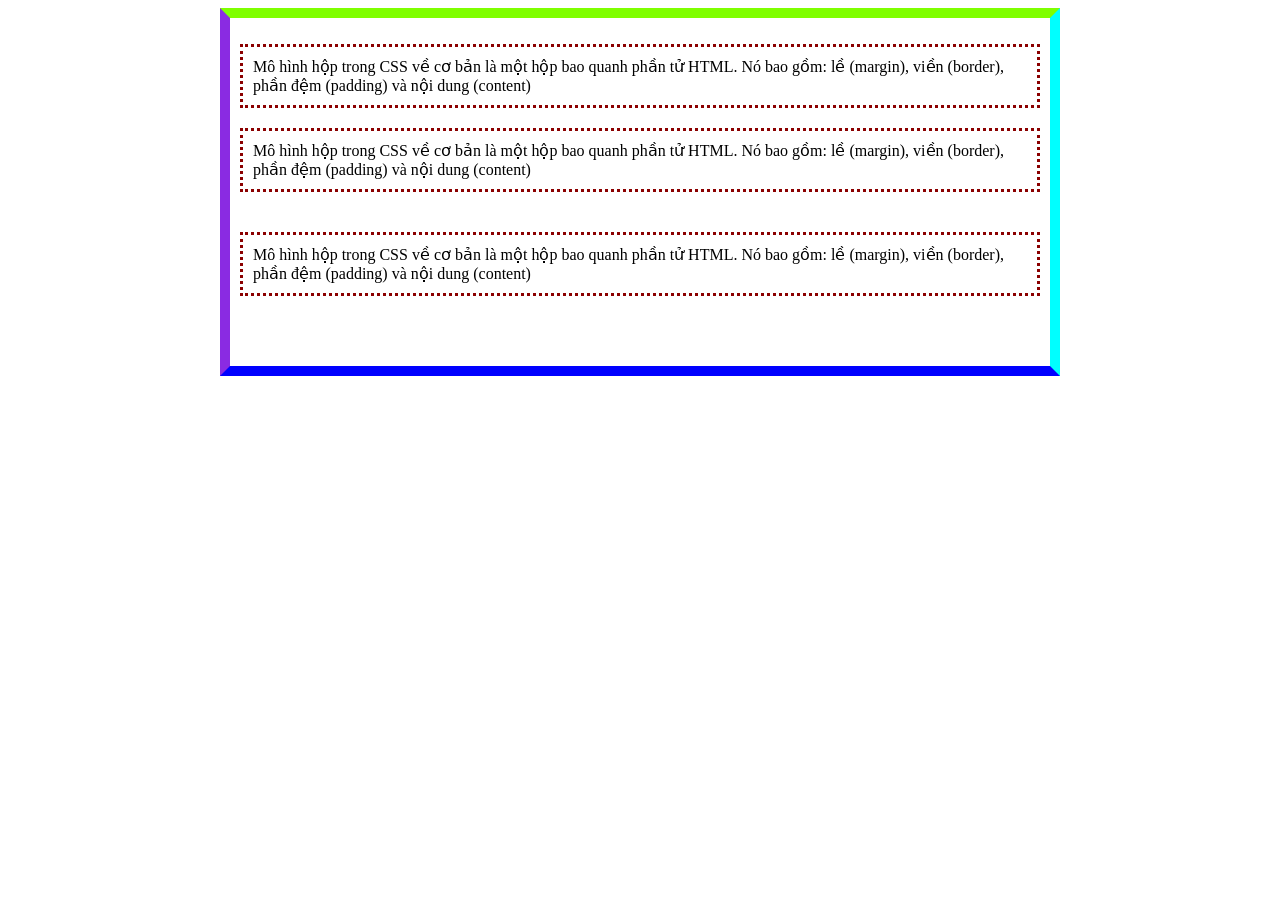
<file: Bai32/index.html>
<!DOCTYPE html>
<html lang="vi">
<head>
  <meta charset="UTF-8">
  <title>Thực hành Box Model</title>
  <style>
    /* Bước 2: Định dạng cho khung div cha .boxmodel */
    .boxmodel {
      margin: 0 auto;
      width: 800px;
      border: 10px solid;
      padding: 10px;
      border-color: chartreuse aqua blue blueviolet;
    }

    /* Bước 3: Định dạng chung cho tất cả các thẻ p bên trong */
    .boxmodel p {
      border: 3px dotted darkred;
      padding: 10px;
    }

    /* Bước 4: Định dạng margin-bottom riêng cho từng thẻ p qua id */
    #boxmodel1 {
      margin-bottom: 20px;
    }

    #boxmodel2 {
      margin-bottom: 40px;
    }

    #boxmodel3 {
      margin-bottom: 60px;
    }
  </style>
</head>
<body>

  <!-- Bước 1 & Bước 4: Cấu trúc HTML -->
  <div class="boxmodel">
    <p id="boxmodel1">
      Mô hình hộp trong CSS về cơ bản là một hộp bao quanh phần tử HTML. Nó bao gồm: lề (margin), viền (border), phần đệm (padding) và nội dung (content)
    </p>

    <p id="boxmodel2">
      Mô hình hộp trong CSS về cơ bản là một hộp bao quanh phần tử HTML. Nó bao gồm: lề (margin), viền (border), phần đệm (padding) và nội dung (content)
    </p>

    <p id="boxmodel3">
      Mô hình hộp trong CSS về cơ bản là một hộp bao quanh phần tử HTML. Nó bao gồm: lề (margin), viền (border), phần đệm (padding) và nội dung (content)
    </p>
  </div>

</body>
</html>
</file>
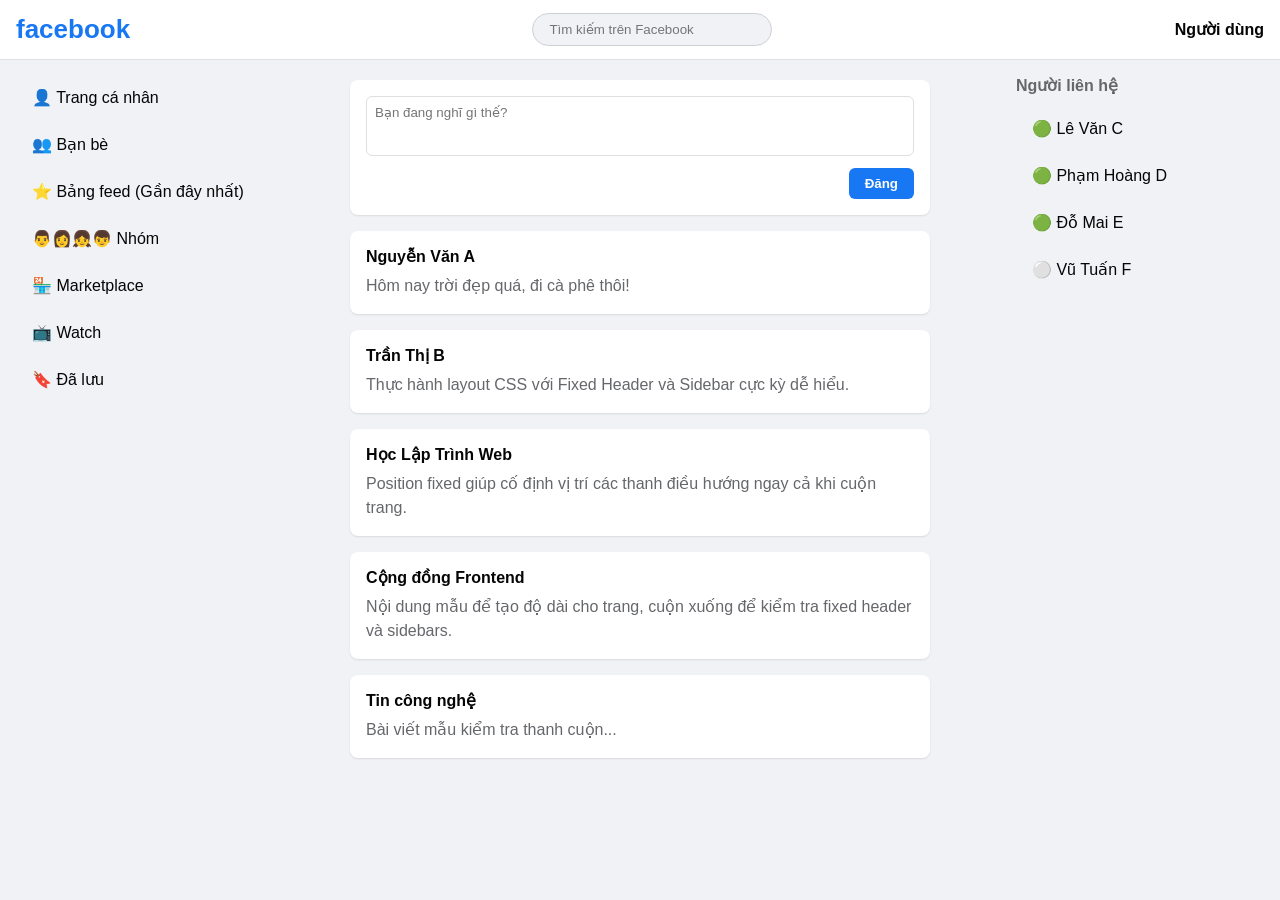
<file: Bai36/index.html>
<!DOCTYPE html>
<html lang="vi">
<head>
  <meta charset="UTF-8">
  <title>Facebook Layout - Fixed Header & Sidebar</title>
  <style>
    * {
      box-sizing: border-box;
      margin: 0;
      padding: 0;
      font-family: Arial, Helvetica, sans-serif;
    }

    body {
      background-color: #f0f2f5;
    }

    /* 1. Header cố định ở trên cùng */
    .header {
      position: fixed;
      top: 0;
      left: 0;
      right: 0;
      height: 60px;
      background-color: #ffffff;
      display: flex;
      align-items: center;
      justify-content: space-between;
      padding: 0 16px;
      border-bottom: 1px solid #dddfe2;
      z-index: 1000;
    }

    .header-logo {
      color: #1877f2;
      font-size: 26px;
      font-weight: bold;
    }

    .header-search input {
      padding: 8px 16px;
      border-radius: 20px;
      border: 1px solid #ccd0d5;
      outline: none;
      background-color: #f0f2f5;
      width: 240px;
    }

    .header-user {
      font-weight: bold;
      color: #050505;
    }

    /* 2. Khung chứa 3 cột layout (đẩy xuống dưới header 60px) */
    .container {
      margin-top: 60px;
      display: flex;
      justify-content: space-between;
    }

    /* 3. Sidebar cố định bên trái */
    .sidebar-left {
      position: fixed;
      top: 60px;
      left: 0;
      width: 280px;
      height: calc(100vh - 60px);
      overflow-y: auto;
      padding: 16px;
    }

    /* 4. Sidebar cố định bên phải (danh bạ / chat) */
    .sidebar-right {
      position: fixed;
      top: 60px;
      right: 0;
      width: 280px;
      height: calc(100vh - 60px);
      overflow-y: auto;
      padding: 16px;
    }

    .menu-item {
      padding: 12px 16px;
      border-radius: 8px;
      cursor: pointer;
      color: #050505;
      font-weight: 500;
      margin-bottom: 4px;
    }

    .menu-item:hover {
      background-color: #e4e6eb;
    }

    /* 5. Vùng nội dung chính (News Feed) nằm ở giữa */
    .main-content {
      margin-left: 280px;  /* Chừa chỗ cho sidebar trái */
      margin-right: 280px; /* Chừa chỗ cho sidebar phải */
      flex: 1;
      padding: 20px 40px;
      display: flex;
      flex-direction: column;
      align-items: center;
    }

    .post-box, .post-card {
      width: 100%;
      max-width: 580px;
      background-color: #ffffff;
      border-radius: 8px;
      padding: 16px;
      margin-bottom: 16px;
      box-shadow: 0 1px 2px rgba(0, 0, 0, 0.1);
    }

    .post-box textarea {
      width: 100%;
      height: 60px;
      padding: 8px;
      border: 1px solid #dddfe2;
      border-radius: 6px;
      resize: none;
      outline: none;
      margin-bottom: 8px;
    }

    .post-box button {
      background-color: #1877f2;
      color: #ffffff;
      border: none;
      padding: 8px 16px;
      border-radius: 6px;
      font-weight: bold;
      cursor: pointer;
      float: right;
    }

    .post-card h4 {
      margin-bottom: 8px;
      color: #050505;
    }

    .post-card p {
      color: #65676b;
      line-height: 1.5;
    }
  </style>
</head>
<body>

  <!-- Fixed Header -->
  <header class="header">
    <div class="header-logo">facebook</div>
    <div class="header-search">
      <input type="text" placeholder="Tìm kiếm trên Facebook">
    </div>
    <div class="header-user">Người dùng</div>
  </header>

  <!-- Container chứa các cột -->
  <div class="container">
    
    <!-- Sidebar bên trái cố định -->
    <aside class="sidebar-left">
      <div class="menu-item">👤 Trang cá nhân</div>
      <div class="menu-item">👥 Bạn bè</div>
      <div class="menu-item">⭐ Bảng feed (Gần đây nhất)</div>
      <div class="menu-item">👨‍👩‍‍👧‍👦 Nhóm</div>
      <div class="menu-item">🏪 Marketplace</div>
      <div class="menu-item">📺 Watch</div>
      <div class="menu-item">🔖 Đã lưu</div>
    </aside>

    <!-- Khu vực cuộn tin chính (Feed) -->
    <main class="main-content">
      <div class="post-box">
        <textarea placeholder="Bạn đang nghĩ gì thế?"></textarea>
        <button type="button">Đăng</button>
      </div>

      <div class="post-card">
        <h4>Nguyễn Văn A</h4>
        <p>Hôm nay trời đẹp quá, đi cà phê thôi!</p>
      </div>

      <div class="post-card">
        <h4>Trần Thị B</h4>
        <p>Thực hành layout CSS với Fixed Header và Sidebar cực kỳ dễ hiểu.</p>
      </div>

      <div class="post-card">
        <h4>Học Lập Trình Web</h4>
        <p>Position fixed giúp cố định vị trí các thanh điều hướng ngay cả khi cuộn trang.</p>
      </div>

      <div class="post-card">
        <h4>Cộng đồng Frontend</h4>
        <p>Nội dung mẫu để tạo độ dài cho trang, cuộn xuống để kiểm tra fixed header và sidebars.</p>
      </div>

      <div class="post-card">
        <h4>Tin công nghệ</h4>
        <p>Bài viết mẫu kiểm tra thanh cuộn...</p>
      </div>
    </main>

    <!-- Sidebar bên phải cố định (Người liên hệ) -->
    <aside class="sidebar-right">
      <h4 style="margin-bottom: 12px; color: #65676b;">Người liên hệ</h4>
      <div class="menu-item">🟢 Lê Văn C</div>
      <div class="menu-item">🟢 Phạm Hoàng D</div>
      <div class="menu-item">🟢 Đỗ Mai E</div>
      <div class="menu-item">⚪ Vũ Tuấn F</div>
    </aside>

  </div>

</body>
</html>
</file>
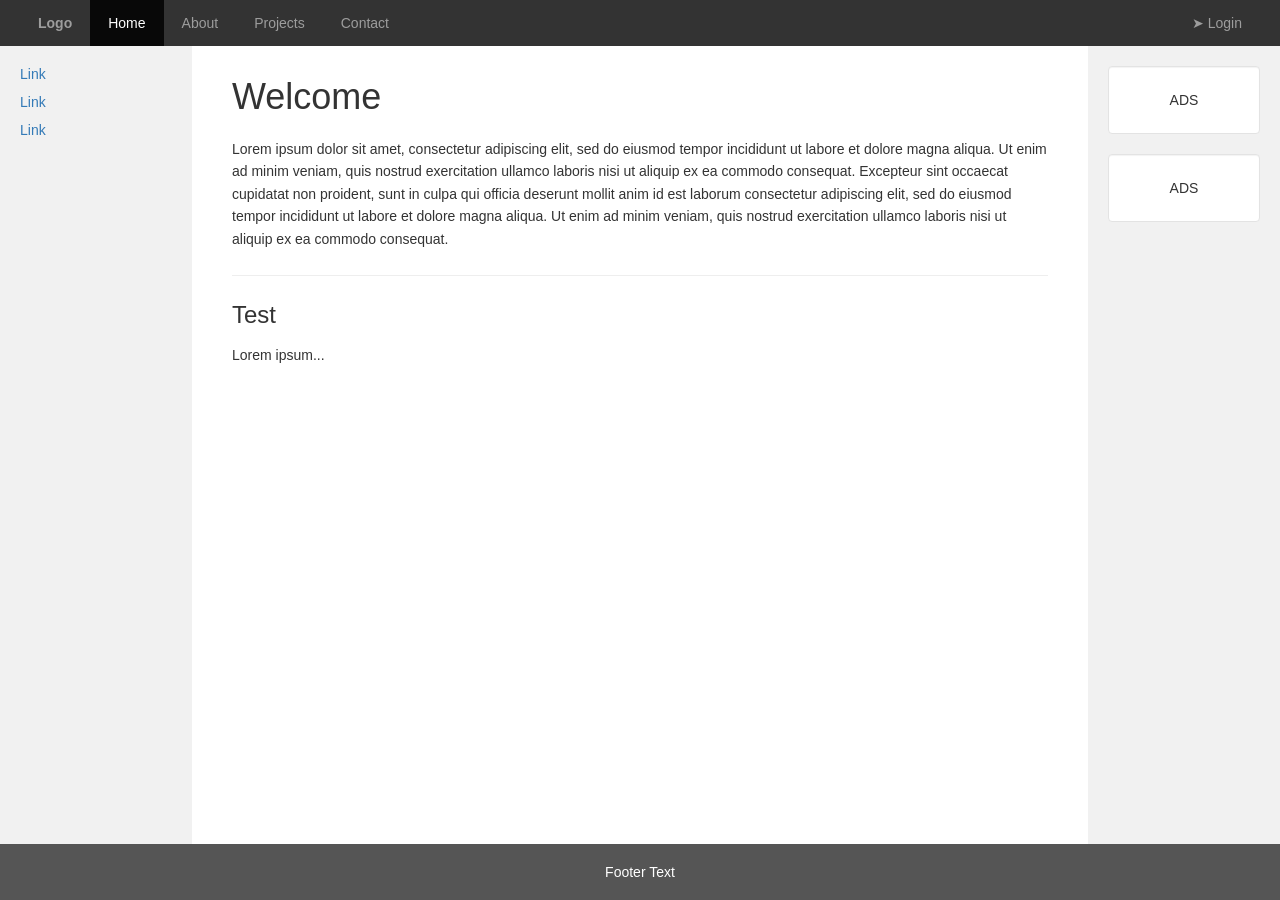
<file: Bai37/index.html>
<!DOCTYPE html>
<html lang="vi">
<head>
  <meta charset="UTF-8">
  <meta name="viewport" content="width=device-width, initial-scale=1.0">
  <title>Responsive Web Layout</title>
  <style>
    * {
      box-sizing: border-box;
      margin: 0;
      padding: 0;
      font-family: Arial, Helvetica, sans-serif;
    }

    body {
      display: flex;
      flex-direction: column;
      min-height: 100vh;
      background-color: #ffffff;
    }

    /* 1. Header / Navbar */
    .navbar {
      background-color: #333333;
      display: flex;
      justify-content: space-between;
      align-items: center;
      padding: 0 20px;
    }

    .nav-left, .nav-right {
      display: flex;
      align-items: center;
    }

    .navbar a {
      color: #9d9d9d;
      text-decoration: none;
      padding: 15px 18px;
      font-size: 14px;
      display: block;
    }

    .navbar a:hover {
      color: #ffffff;
    }

    .navbar a.logo {
      color: #9d9d9d;
      font-weight: bold;
    }

    .navbar a.active {
      background-color: #080808;
      color: #ffffff;
    }

    /* 2. Phần nội dung giữa (3 cột) */
    .container {
      display: flex;
      flex: 1;
    }

    /* Cột trái (Links) */
    .sidebar-left {
      width: 15%;
      background-color: #f1f1f1;
      padding: 20px;
    }

    .sidebar-left a {
      display: block;
      color: #337ab7;
      text-decoration: none;
      margin-bottom: 12px;
      font-size: 14px;
    }

    .sidebar-left a:hover {
      text-decoration: underline;
    }

    /* Cột giữa (Main Content) */
    .main-content {
      width: 70%;
      padding: 30px 40px;
    }

    .main-content h1 {
      font-size: 36px;
      color: #333333;
      margin-bottom: 20px;
      font-weight: 500;
    }

    .main-content p {
      color: #333333;
      line-height: 1.6;
      font-size: 14px;
      margin-bottom: 25px;
    }

    .main-content hr {
      border: 0;
      border-top: 1px solid #eeeeee;
      margin: 25px 0;
    }

    .main-content h3 {
      font-size: 24px;
      color: #333333;
      margin-bottom: 15px;
      font-weight: 500;
    }

    /* Cột phải (ADS) */
    .sidebar-right {
      width: 15%;
      background-color: #f1f1f1;
      padding: 20px;
    }

    .ad-box {
      background-color: #ffffff;
      border: 1px solid #e3e3e3;
      border-radius: 4px;
      padding: 25px 10px;
      text-align: center;
      margin-bottom: 20px;
      font-size: 14px;
      color: #333333;
      box-shadow: inset 0 1px 1px rgba(0,0,0,.05);
    }

    /* 3. Footer */
    .footer {
      background-color: #555555;
      color: #ffffff;
      text-align: center;
      padding: 20px;
      font-size: 14px;
    }

    /* 4. Responsive cho tablet và mobile */
    @media screen and (max-width: 768px) {
      .navbar {
        flex-direction: column;
        align-items: flex-start;
      }

      .nav-left, .nav-right {
        flex-direction: column;
        width: 100%;
      }

      .navbar a {
        width: 100%;
      }

      .container {
        flex-direction: column;
      }

      .sidebar-left,
      .main-content,
      .sidebar-right {
        width: 100%;
      }

      .sidebar-left,
      .sidebar-right {
        text-align: center;
      }
    }
  </style>
</head>
<body>

  <!-- Thanh Menu Điều Hướng -->
  <nav class="navbar">
    <div class="nav-left">
      <a href="#" class="logo">Logo</a>
      <a href="#" class="active">Home</a>
      <a href="#">About</a>
      <a href="#">Projects</a>
      <a href="#">Contact</a>
    </div>
    <div class="nav-right">
      <a href="#">&#10148; Login</a>
    </div>
  </nav>

  <!-- Khung Thân Giao Diện -->
  <div class="container">
    <!-- Cột Menu Trái -->
    <div class="sidebar-left">
      <a href="#">Link</a>
      <a href="#">Link</a>
      <a href="#">Link</a>
    </div>

    <!-- Cột Nội Dung Chính -->
    <div class="main-content">
      <h1>Welcome</h1>
      <p>
        Lorem ipsum dolor sit amet, consectetur adipiscing elit, sed do eiusmod tempor incididunt ut labore et dolore magna aliqua. Ut enim ad minim veniam, quis nostrud exercitation ullamco laboris nisi ut aliquip ex ea commodo consequat. Excepteur sint occaecat cupidatat non proident, sunt in culpa qui officia deserunt mollit anim id est laborum consectetur adipiscing elit, sed do eiusmod tempor incididunt ut labore et dolore magna aliqua. Ut enim ad minim veniam, quis nostrud exercitation ullamco laboris nisi ut aliquip ex ea commodo consequat.
      </p>
      <hr>
      <h3>Test</h3>
      <p>Lorem ipsum...</p>
    </div>

    <!-- Cột Quảng Cáo Phải -->
    <div class="sidebar-right">
      <div class="ad-box">ADS</div>
      <div class="ad-box">ADS</div>
    </div>
  </div>

  <!-- Chân Trang (Footer) -->
  <footer class="footer">
    Footer Text
  </footer>

</body>
</html>
</file>
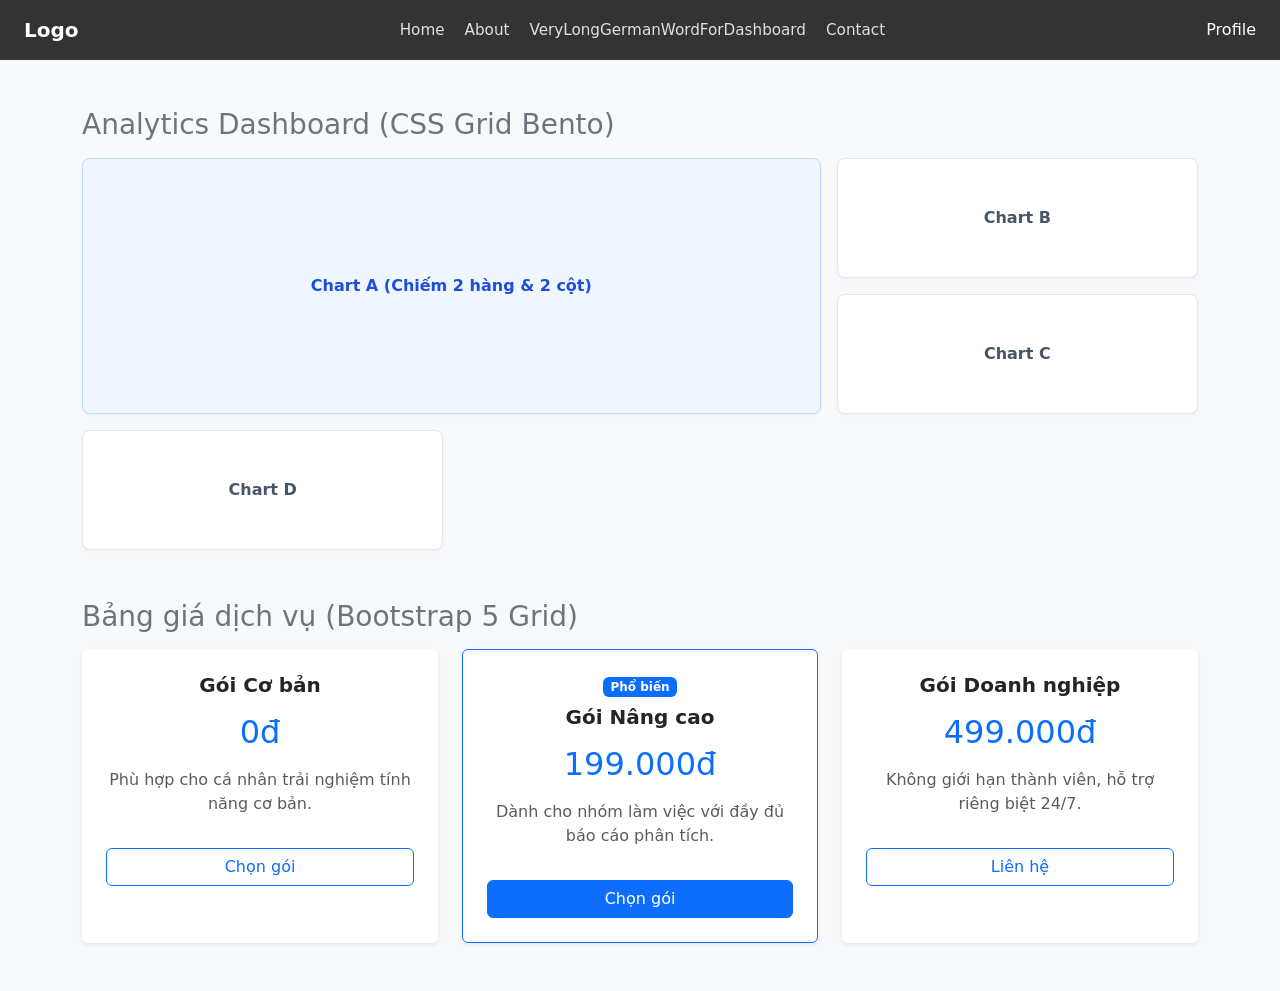
<file: Bai40/index.html>
<!DOCTYPE html>
<html lang="en">
<head>
  <meta charset="UTF-8">
  <meta name="viewport" content="width=device-width, initial-scale=1.0">
  <title>MetricsHub - Refactored Layout</title>

  <!-- Bootstrap 5 CSS -->
  <link href="https://cdn.jsdelivr.net/npm/bootstrap@5.3.0/dist/css/bootstrap.min.css" rel="stylesheet">
  <!-- Custom CSS -->
  <link rel="stylesheet" href="style.css">
</head>
<body>

  <!-- 1. NAVBAR DÙNG FLEXBOX (Content-first, co giãn linh hoạt) -->
  <nav class="custom-navbar">
    <div class="nav-logo">Logo</div>
    <div class="nav-links">
      <a href="#">Home</a>
      <a href="#">About</a>
      <a href="#">VeryLongGermanWordForDashboard</a>
      <a href="#">Contact</a>
    </div>
    <div class="nav-profile">Profile</div>
  </nav>

  <div class="container my-5">
    
    <!-- 2. DASHBOARD DÙNG CSS GRID BENTO BOX (Xoá bỏ hoàn toàn div soup .column) -->
    <h3 class="mb-3 text-secondary">Analytics Dashboard (CSS Grid Bento)</h3>
    <section class="grid-dashboard">
      <div class="widget widget-large">Chart A (Chiếm 2 hàng & 2 cột)</div>
      <div class="widget">Chart B</div>
      <div class="widget">Chart C</div>
      <div class="widget">Chart D</div>
    </section>

    <!-- 3. PRICING DÙNG BOOTSTRAP GRID (col-12 col-md-4, không viết CSS tay) -->
    <h3 class="mb-3 text-secondary">Bảng giá dịch vụ (Bootstrap 5 Grid)</h3>
    <section class="row g-4">
      <div class="col-12 col-md-4">
        <div class="card h-100 shadow-sm border-0">
          <div class="card-body text-center p-4">
            <h5 class="card-title fw-bold">Gói Cơ bản</h5>
            <h2 class="text-primary my-3">0đ</h2>
            <p class="card-text text-muted">Phù hợp cho cá nhân trải nghiệm tính năng cơ bản.</p>
            <button class="btn btn-outline-primary w-100 mt-3">Chọn gói</button>
          </div>
        </div>
      </div>

      <div class="col-12 col-md-4">
        <div class="card h-100 shadow-sm border-primary">
          <div class="card-body text-center p-4">
            <span class="badge bg-primary mb-2">Phổ biến</span>
            <h5 class="card-title fw-bold">Gói Nâng cao</h5>
            <h2 class="text-primary my-3">199.000đ</h2>
            <p class="card-text text-muted">Dành cho nhóm làm việc với đầy đủ báo cáo phân tích.</p>
            <button class="btn btn-primary w-100 mt-3">Chọn gói</button>
          </div>
        </div>
      </div>

      <div class="col-12 col-md-4">
        <div class="card h-100 shadow-sm border-0">
          <div class="card-body text-center p-4">
            <h5 class="card-title fw-bold">Gói Doanh nghiệp</h5>
            <h2 class="text-primary my-3">499.000đ</h2>
            <p class="card-text text-muted">Không giới hạn thành viên, hỗ trợ riêng biệt 24/7.</p>
            <button class="btn btn-outline-primary w-100 mt-3">Liên hệ</button>
          </div>
        </div>
      </div>
    </section>

  </div>

  <!-- Bootstrap 5 Bundle JS -->
  <script src="https://cdn.jsdelivr.net/npm/bootstrap@5.3.0/dist/js/bootstrap.bundle.min.js"></script>
</body>
</html>
</file>
<file: Bai40/style.css>
* {
  box-sizing: border-box;
}

body {
  background-color: #f8f9fa;
  font-family: system-ui, -apple-system, BlinkMacSystemFont, 'Segoe UI', Roboto, Oxygen, Ubuntu, Cantarell, sans-serif;
}

/* ===================================================
   1. NAVBAR: Dùng Flexbox linh hoạt 1 chiều
   =================================================== */
.custom-navbar {
  display: flex;
  justify-content: space-between;
  align-items: center;
  flex-wrap: wrap; /* Cho phép xuống dòng mượt mà trên mobile */
  background-color: #333333;
  color: #ffffff;
  padding: 15px 24px;
  gap: 16px;
}

.nav-logo {
  font-weight: bold;
  font-size: 1.25rem;
}

.nav-links {
  display: flex;
  flex-wrap: wrap;
  align-items: center;
  gap: 20px;
}

.nav-links a {
  color: #e0e0e0;
  text-decoration: none;
  font-size: 0.95rem;
  transition: color 0.2s ease;
}

.nav-links a:hover {
  color: #ffffff;
}

.nav-profile {
  font-weight: 500;
}

/* ===================================================
   2. DASHBOARD: Dùng CSS Grid 2 chiều (Bento Box)
   =================================================== */
.grid-dashboard {
  display: grid;
  grid-template-columns: repeat(3, 1fr);
  gap: 16px;
  margin-bottom: 50px;
}

.widget {
  background: #ffffff;
  border: 1px solid #e2e8f0;
  border-radius: 8px;
  padding: 24px;
  display: flex;
  align-items: center;
  justify-content: center;
  font-weight: 600;
  color: #475569;
  min-height: 120px;
  box-shadow: 0 1px 3px rgba(0, 0, 0, 0.05);
}

/* Chart A trải rộng 2 cột và 2 hàng */
.widget-large {
  grid-column: span 2;
  grid-row: span 2;
  background-color: #eff6ff;
  color: #1d4ed8;
  border-color: #bfdbfe;
}

/* ===================================================
   3. RESPONSIVE MEDIA QUERIES (Mobile & Tablet)
   =================================================== */
@media (max-width: 768px) {
  /* Navbar rớt dòng tự nhiên, logo và profile ở hàng 1, links ở hàng 2 */
  .custom-navbar {
    flex-direction: column;
    align-items: flex-start;
  }

  .nav-links {
    width: 100%;
    flex-direction: column;
    align-items: flex-start;
    gap: 10px;
  }

  /* Chuyển Dashboard Bento Grid 3 cột thành 1 cột duy nhất */
  .grid-dashboard {
    grid-template-columns: 1fr;
  }

  .widget-large {
    grid-column: span 1;
    grid-row: span 1;
    min-height: 160px;
  }
}
</file>
